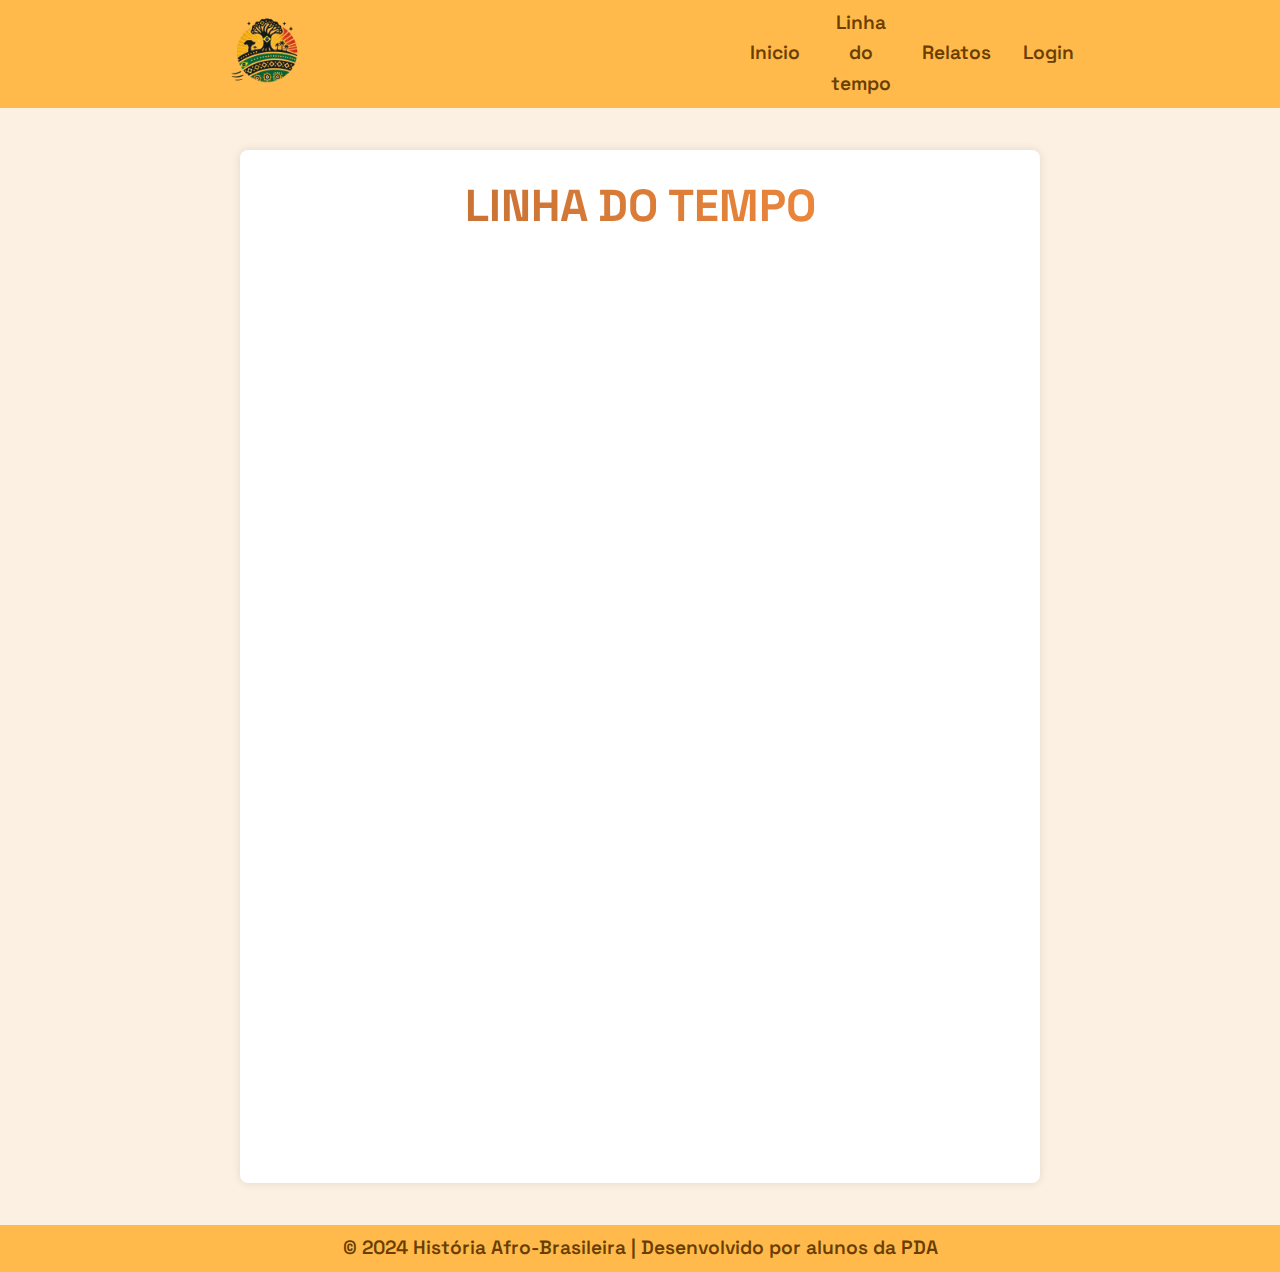
<file: pages/LinhaTempo.html>
<!DOCTYPE html>
<html lang="pt-br">
<head>
    <meta charset="UTF-8">
    <link rel="preconnect" href="https://fonts.googleapis.com">
    <link rel="preconnect" href="https://fonts.gstatic.com" crossorigin>
    <meta name="viewport" content="width=device-width, initial-scale=1.0">
    <meta name="description" content="Explore a linha do tempo da história afro-brasileira, com informações sobre períodos históricos e personagens importantes.">
    <link rel="shortcut icon" href="../assets/images/logo.png" type="image/x-icon">
    <link rel="stylesheet" href="../style/main.css">
    <link href="https://fonts.googleapis.com/css2?family=Bungee&family=Roboto:ital,wght@0,100;0,300;0,400;0,500;0,700;0,900;1,100;1,300;1,400;1,500;1,700;1,900&family=Space+Grotesk:wght@300..700&display=swap" rel="stylesheet">
    
    <title>Linha do Tempo</title>
</head>
<body>
    <header>
        <div class="logo">
            <img src="../assets/images/logo.png" alt="Logo">
        </div>
        <nav class="main-menu">
            <ul class="main-options-menu">
                <li><a class="menu-link" href="../index.html">Inicio</a></li>
                <li><a class="menu-link" href="LinhaTempo.html">Linha do tempo</a></li>
                <li><a class="menu-link" href="relatos.html">Relatos</a></li>
                <li><a class="menu-link" href="login.html">Login</a></li>
            </ul>
        </nav>
    </header>
    <main class="main-timeline">
        <section class="timeline">
            <h1>Linha do tempo</h1>
            <div class="timeline-item">
                <h3>1500</h3>
                <p>Chegada dos primeiros africanos ao Brasil como escravizados.</p>
            </div>
            <div class="timeline-item">
                <h3>1694</h3>
                <p>Quilombo dos Palmares é destruído pelas forças coloniais.</p>
            </div>
            <div class="timeline-item">
                <h3>1888</h3>
                <p>Abolição da escravatura no Brasil com a assinatura da Lei Áurea.</p>
            </div>
            <div class="timeline-item">
                <h3>1930</h3>
                <p>Fundação da Frente Negra Brasileira, primeira organização política negra no Brasil.</p>
            </div>
            <div class="timeline-item">
                <h3>1978</h3>
                <p>Criação do Movimento Negro Unificado (MNU), importante marco na luta contra o racismo.</p>
            </div>
            <div class="timeline-item">
                <h3>2003</h3>
                <p>Lei 10.639 torna obrigatório o ensino da história e cultura afro-brasileira nas escolas.</p>
            </div>
            <div class="timeline-item">
                <h3>2010</h3>
                <p>Instituição do Estatuto da Igualdade Racial, que visa garantir direitos à população negra.</p>
            </div>
        </section>
    </main>
    <footer>
        <p>&copy; 2024 História Afro-Brasileira | Desenvolvido por alunos da PDA</p>
    </footer>
</body>
</html>
</file>
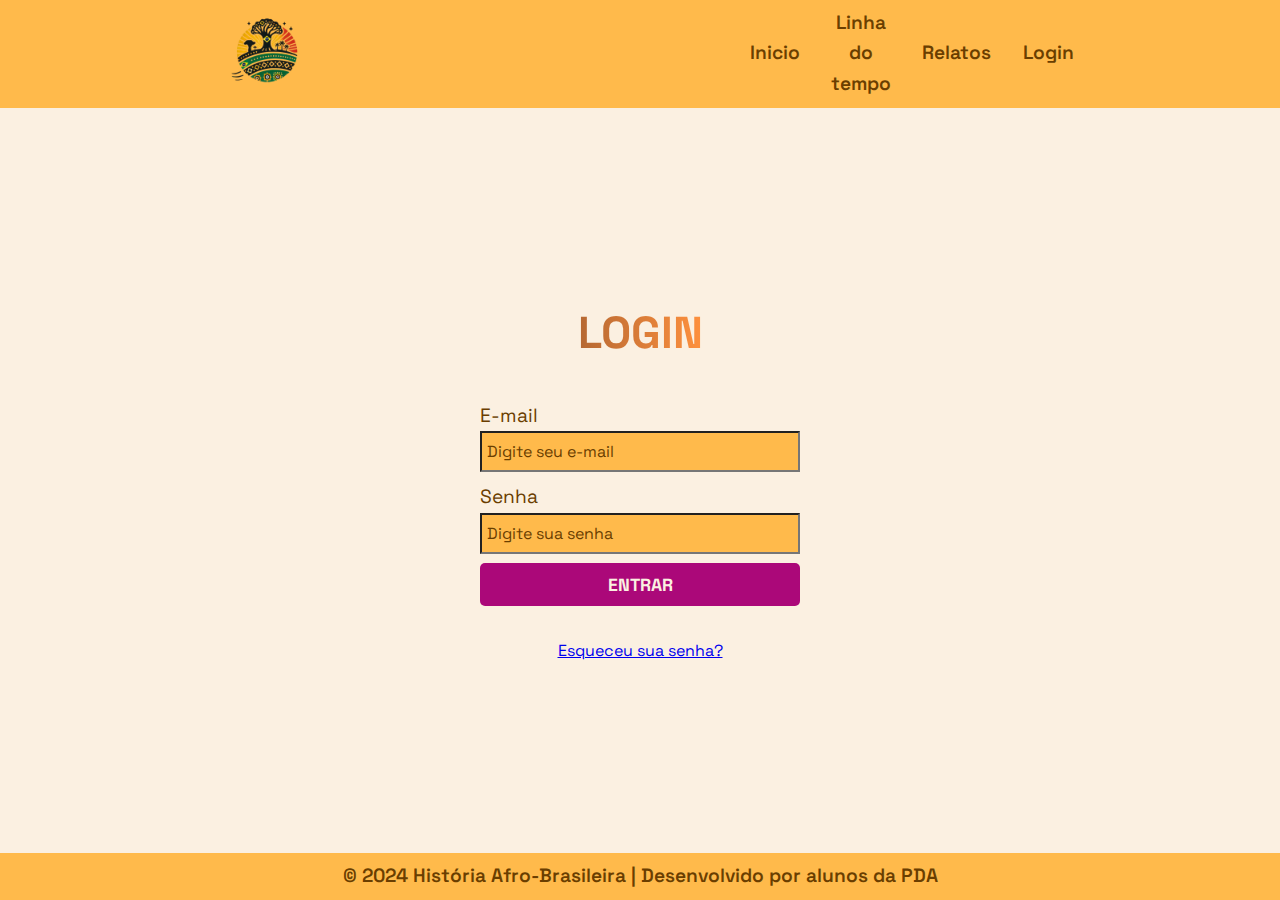
<file: pages/login.html>
<!DOCTYPE html>
<html lang="pt-br">
<head>
    <meta charset="UTF-8">
    <link rel="preconnect" href="https://fonts.googleapis.com">
    <link rel="preconnect" href="https://fonts.gstatic.com" crossorigin>
    <meta name="viewport" content="width=device-width, initial-scale=1.0">
    <link href="https://fonts.googleapis.com/css2?family=Bungee&family=Roboto:ital,wght@0,100;0,300;0,400;0,500;0,700;0,900;1,100;1,300;1,400;1,500;1,700;1,900&family=Space+Grotesk:wght@300..700&display=swap" rel="stylesheet">
    <link rel="shortcut icon" href="../assets/images/logo.png" type="image/x-icon">
    <link rel="stylesheet" href="../style/main.css">
    <title>Login</title>
</head>
<body class="login">
    <header>
        <div class="logo">
            <img src="../assets/images/logo.png" alt="Logo">
        </div>

        <nav class="main-menu">
            <ul class="main-options-menu">
                <li><a class="menu-link" href="../index.html">Inicio</a></li>
                <li><a class="menu-link" href="LinhaTempo.html">Linha do tempo</a></li>
                <li><a class="menu-link" href="relatos.html">Relatos</a></li>
                <li><a class="menu-link" href="login.html">Login</a></li>
            </ul>
        </nav>
    </header>
    <main id="mainLogin">
        <h1 id="login">Login</h1>
        <!-- <form action="#" method="post"> se a gente tivesse um dominio-->
        <form>
            <label for="email">E-mail</label>
            <input type="email" id="email" name="email" placeholder="Digite seu e-mail" required>

            <label id="label2" for="password">Senha</label>
            <input type="password" id="password" name="password" placeholder="Digite sua senha" required>

            <button type="submit" id="submit">Entrar</button>
        </form>

        <a id="a" href="#">Esqueceu sua senha?</a>

        <section id="loginFeito">
            <h1 id="emailCad"></h1>

            <p>Bem vindo(a) ao seu perfil hackathon!</p>

            <p>Está ansioso para este momento? Ande pelo nosso site um pouco, há bastante informação interessantíssimas para você, um abraço e boa sorte!</p>

            <button id="logout">Logout</button>
        </section>       
    </main>

    <footer>
        <p>&copy; 2024 História Afro-Brasileira | Desenvolvido por alunos da PDA</p>
    </footer>  

    <script src="../js/login.js"></script>
</body>
</html>
</file>
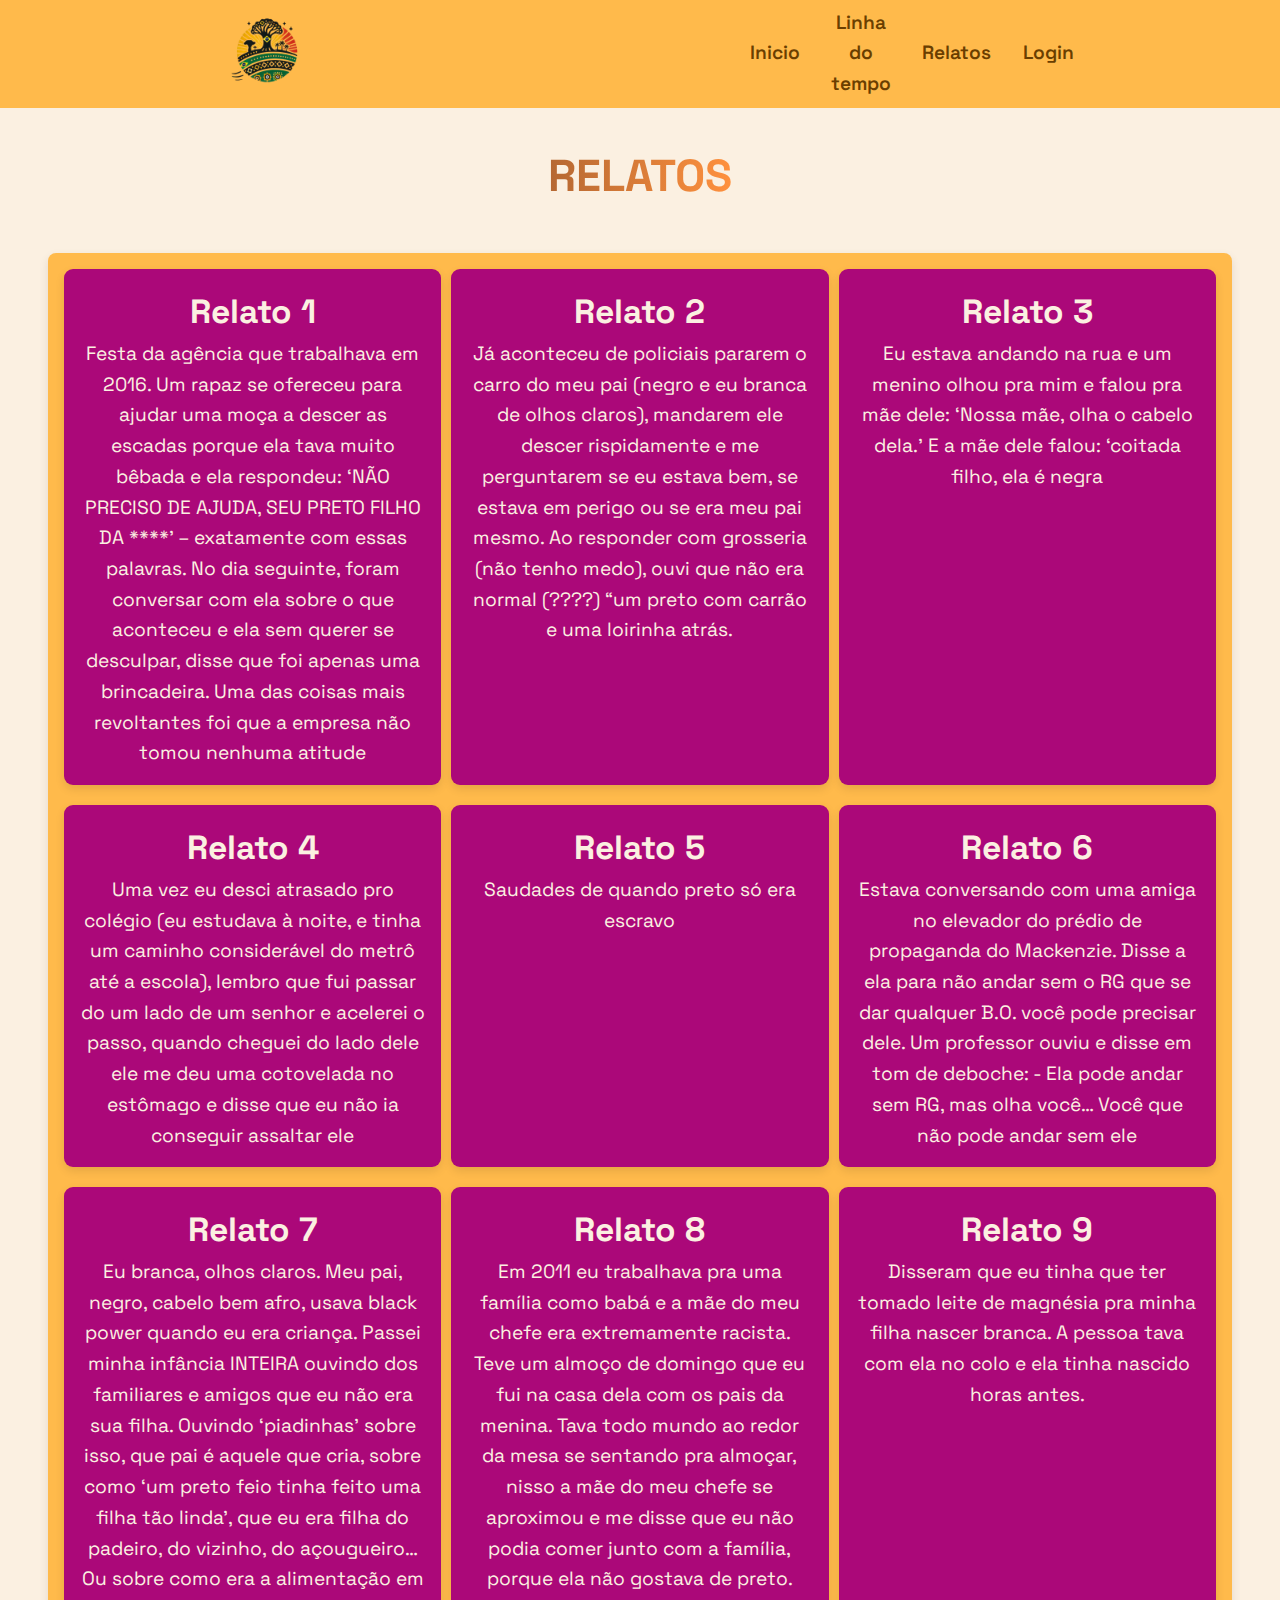
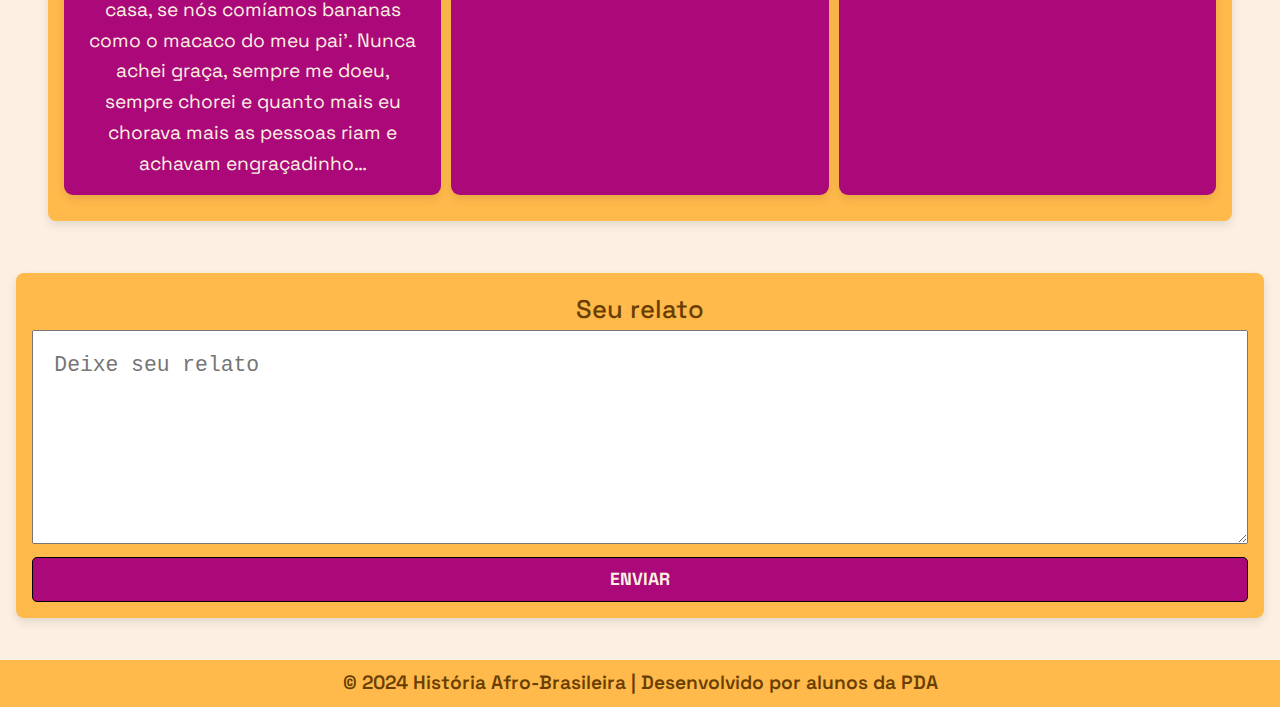
<file: pages/relatos.html>
<!DOCTYPE html>
<html lang="pt-br">
<head>
    <meta charset="UTF-8">
    <link rel="preconnect" href="https://fonts.googleapis.com">
    <link rel="preconnect" href="https://fonts.gstatic.com" crossorigin>
    <meta name="viewport" content="width=device-width, initial-scale=1.0">
    <link rel="shortcut icon" href="../assets/images/logo.png" type="image/x-icon">
    <link rel="stylesheet" href="../style/main.css">
    <link href="https://fonts.googleapis.com/css2?family=Bungee&family=Roboto:ital,wght@0,100;0,300;0,400;0,500;0,700;0,900;1,100;1,300;1,400;1,500;1,700;1,900&family=Space+Grotesk:wght@300..700&display=swap" rel="stylesheet">
    
    <title>Relatos</title>
</head>
<body>
    <header>
        <div class="logo">
            <img src="../assets/images/logo.png" alt="Logo">
        </div>
        <nav class="main-menu">
            <ul class="main-options-menu">
                <li><a class="menu-link" href="../index.html">Inicio</a></li>
                <li><a class="menu-link" href="LinhaTempo.html">Linha do tempo</a></li>
                <li><a class="menu-link" href="relatos.html">Relatos</a></li>
                <li><a class="menu-link" href="login.html">Login</a></li>
            </ul>
        </nav>
    </header>
    <main>
        <h1>Relatos</h1>
        <div class="container">
           <section id="dad">
           </section>
        </div>
        <section class="report">
            <label for="UserReport">Seu relato</label>
            <textarea id="reportUser" type="text" name="UserReport" placeholder="Deixe seu relato"></textarea>
            <button id="submit">Enviar</button>
        </section>
    </main>
    <footer>
        <p>&copy; 2024 História Afro-Brasileira | Desenvolvido por alunos da PDA</p>
    </footer>  
    <script src="../js/report.js"></script>
</body>
</html>
</file>
<file: style/main.css>
@import url(./base/variables.css);
@import url(./base/global.css);
@import url(./components/header.css);
@import url(./components/footer.css);
@import url(./layouts/landing-page.css);
@import url(./layouts/linha-do-tempo.css);
@import url(./layouts/login.css);
@import url(./layouts/relatos.css);
@import url(./components/carousel.css);
</file>
